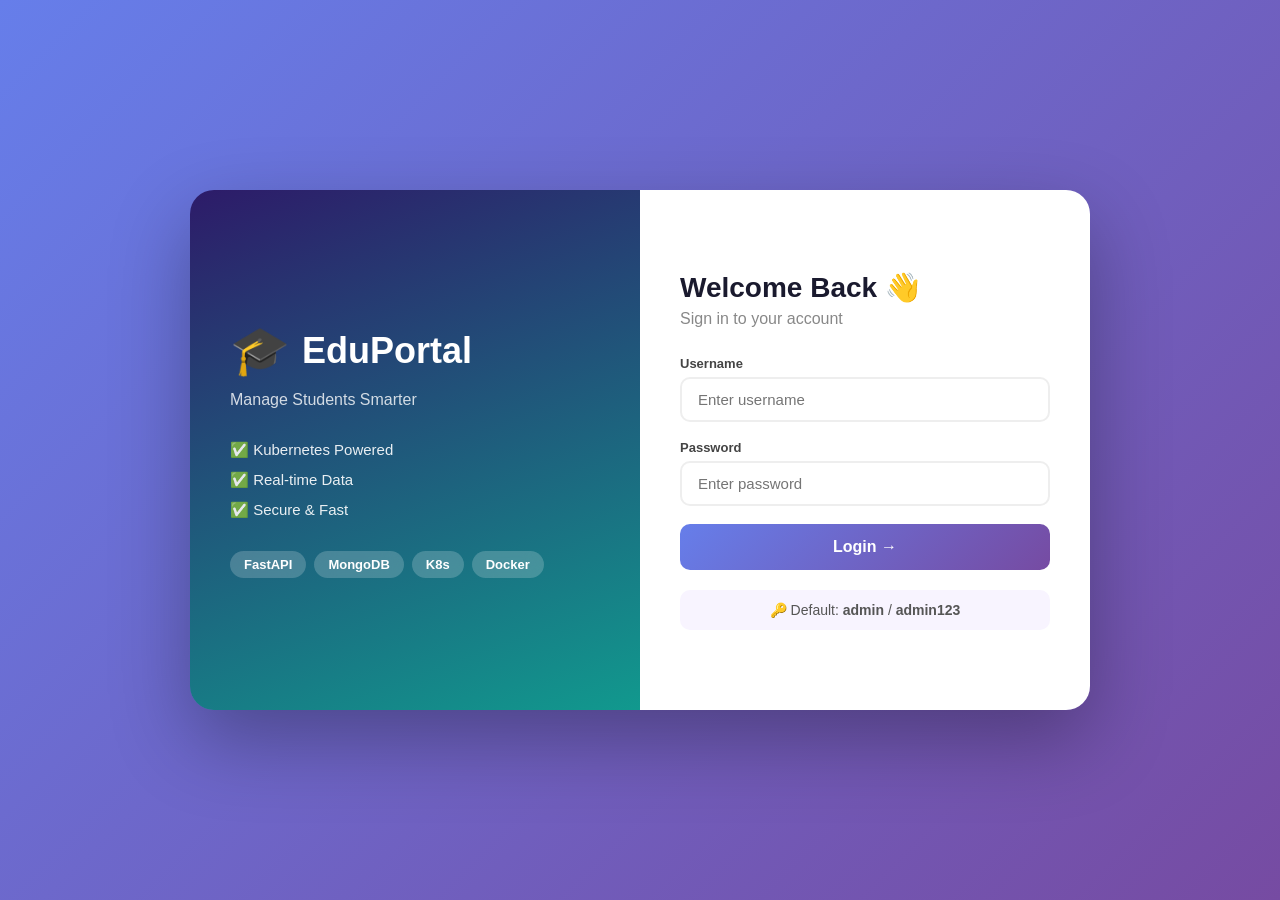
<file: frontend/index.html>
<!DOCTYPE html>
<html lang="en">
<head>
  <meta charset="UTF-8">
  <meta name="viewport" content="width=device-width, initial-scale=1.0">
  <title>EduPortal — Login</title>
  <link rel="stylesheet" href="style.css">
</head>
<body class="login-body">

  <div class="login-wrapper">

    <!-- Left Panel -->
    <div class="login-left">
      <div class="brand">
        <span class="brand-icon">🎓</span>
        <h1>EduPortal</h1>
      </div>
      <p class="tagline">Manage Students Smarter</p>
      <div class="features">
        <div class="feature-item">✅ Kubernetes Powered</div>
        <div class="feature-item">✅ Real-time Data</div>
        <div class="feature-item">✅ Secure & Fast</div>
      </div>
      <div class="tech-badges">
        <span class="badge">FastAPI</span>
        <span class="badge">MongoDB</span>
        <span class="badge">K8s</span>
        <span class="badge">Docker</span>
      </div>
    </div>

    <!-- Right Panel Login Form -->
    <div class="login-right">
      <div class="login-card">
        <h2>Welcome Back 👋</h2>
        <p class="sub">Sign in to your account</p>

        <div id="error-msg" class="error-box hidden"></div>

        <div class="form-group">
          <label>Username</label>
          <input type="text" id="username" placeholder="Enter username" />
        </div>

        <div class="form-group">
          <label>Password</label>
          <input type="password" id="password" placeholder="Enter password" />
        </div>

        <button class="btn-login" onclick="doLogin()">Login →</button>

        <div class="hint-box">
          <p>🔑 Default: <strong>admin</strong> / <strong>admin123</strong></p>
        </div>

      </div>
    </div>

  </div>

  <script src="app.js"></script>
</body>
</html>
</file>
<file: frontend/style.css>
/* ── Reset & Base ─────────────────────── */
* { margin: 0; padding: 0; box-sizing: border-box; }
body { font-family: 'Segoe UI', sans-serif; }

/* ── LOGIN PAGE ───────────────────────── */
.login-body {
  min-height: 100vh;
  background: linear-gradient(135deg, #667eea 0%, #764ba2 100%);
  display: flex; align-items: center; justify-content: center;
}

.login-wrapper {
  display: flex;
  width: 900px; min-height: 520px;
  border-radius: 24px; overflow: hidden;
  box-shadow: 0 30px 80px rgba(0,0,0,0.3);
}

/* Left Panel */
.login-left {
  flex: 1;
  background: linear-gradient(160deg, #2d1b69, #11998e);
  padding: 50px 40px; color: white;
  display: flex; flex-direction: column; justify-content: center;
}
.brand { display: flex; align-items: center; gap: 12px; margin-bottom: 12px; }
.brand-icon { font-size: 48px; }
.brand h1 { font-size: 36px; font-weight: 800; }
.tagline { font-size: 16px; opacity: 0.8; margin-bottom: 32px; }
.features { display: flex; flex-direction: column; gap: 12px; margin-bottom: 32px; }
.feature-item { font-size: 15px; opacity: 0.9; }
.tech-badges { display: flex; flex-wrap: wrap; gap: 8px; }
.badge {
  background: rgba(255,255,255,0.2);
  padding: 6px 14px; border-radius: 20px;
  font-size: 13px; font-weight: 600;
  backdrop-filter: blur(10px);
}

/* Right Panel */
.login-right {
  flex: 1; background: #fff;
  display: flex; align-items: center;
  justify-content: center; padding: 40px;
}
.login-card { width: 100%; }
.login-card h2 { font-size: 28px; color: #1a1a2e; margin-bottom: 6px; }
.login-card .sub { color: #888; margin-bottom: 28px; }

.form-group { margin-bottom: 18px; }
.form-group label {
  display: block; font-size: 13px;
  font-weight: 600; color: #444; margin-bottom: 6px;
}
.form-group input,
.form-group select {
  width: 100%; padding: 12px 16px;
  border: 2px solid #eee; border-radius: 10px;
  font-size: 15px; outline: none; transition: 0.3s;
}
.form-group input:focus,
.form-group select:focus { border-color: #667eea; }

.btn-login {
  width: 100%; padding: 14px;
  background: linear-gradient(135deg, #667eea, #764ba2);
  color: white; border: none; border-radius: 10px;
  font-size: 16px; font-weight: 700;
  cursor: pointer; transition: 0.3s; margin-bottom: 20px;
}
.btn-login:hover {
  transform: translateY(-2px);
  box-shadow: 0 8px 20px rgba(102,126,234,0.4);
}

.hint-box {
  background: #f8f4ff; border-radius: 10px;
  padding: 12px 16px; text-align: center;
  font-size: 14px; color: #555;
}
.error-box {
  background: #fff0f0; border: 1px solid #ffcdd2;
  color: #c62828; padding: 10px 14px;
  border-radius: 8px; margin-bottom: 16px; font-size: 14px;
}

/* ── DASHBOARD ────────────────────────── */
.dash-body { background: #f0f2f8; min-height: 100vh; }

.navbar {
  background: linear-gradient(135deg, #667eea, #764ba2);
  padding: 0 32px; height: 64px;
  display: flex; align-items: center; justify-content: space-between;
  box-shadow: 0 4px 20px rgba(102,126,234,0.4);
}
.nav-brand { color: white; font-size: 22px; font-weight: 800; }
.nav-right { display: flex; align-items: center; gap: 16px; }
.nav-user { color: rgba(255,255,255,0.9); font-size: 14px; }
.btn-logout {
  background: rgba(255,255,255,0.2); color: white;
  border: 1px solid rgba(255,255,255,0.4);
  padding: 8px 18px; border-radius: 8px;
  cursor: pointer; font-size: 14px; font-weight: 600; transition: 0.3s;
}
.btn-logout:hover { background: rgba(255,255,255,0.35); }

.dash-container {
  max-width: 1200px; margin: 0 auto; padding: 32px 20px;
}

/* Stats */
.stats-grid {
  display: grid; grid-template-columns: repeat(4, 1fr);
  gap: 20px; margin-bottom: 28px;
}
.stat-card {
  border-radius: 16px; padding: 24px;
  display: flex; align-items: center; gap: 16px;
  color: white; box-shadow: 0 8px 24px rgba(0,0,0,0.12); transition: 0.3s;
}
.stat-card:hover { transform: translateY(-4px); }
.stat-icon { font-size: 40px; }
.stat-info h3 { font-size: 28px; font-weight: 800; }
.stat-info p { font-size: 13px; opacity: 0.9; }
.card-blue   { background: linear-gradient(135deg, #667eea, #764ba2); }
.card-purple { background: linear-gradient(135deg, #f093fb, #f5576c); }
.card-green  { background: linear-gradient(135deg, #4facfe, #00f2fe); }
.card-orange { background: linear-gradient(135deg, #43e97b, #38f9d7); }

/* Main Grid */
.main-grid {
  display: grid; grid-template-columns: 380px 1fr; gap: 24px;
}
.card {
  background: white; border-radius: 16px;
  padding: 28px; box-shadow: 0 4px 20px rgba(0,0,0,0.08);
}
.card h3 { font-size: 18px; color: #1a1a2e; margin-bottom: 20px; }

/* Add Form */
.btn-add {
  width: 100%; padding: 13px;
  background: linear-gradient(135deg, #667eea, #764ba2);
  color: white; border: none; border-radius: 10px;
  font-size: 15px; font-weight: 700; cursor: pointer; transition: 0.3s;
}
.btn-add:hover {
  transform: translateY(-2px);
  box-shadow: 0 6px 18px rgba(102,126,234,0.4);
}

/* Table */
.table-header {
  display: flex; justify-content: space-between;
  align-items: center; margin-bottom: 20px;
}
.table-header h3 { margin-bottom: 0; }
.btn-refresh {
  background: #f0f2f8; border: none;
  padding: 8px 16px; border-radius: 8px;
  cursor: pointer; font-size: 14px; font-weight: 600; transition: 0.3s;
}
.btn-refresh:hover { background: #e0e4f8; }

.table-wrapper { overflow-x: auto; }
table { width: 100%; border-collapse: collapse; }
thead tr { background: linear-gradient(135deg, #667eea, #764ba2); }
thead th { color: white; padding: 12px 16px; text-align: left; font-size: 13px; }
tbody tr { border-bottom: 1px solid #f0f2f8; transition: 0.2s; }
tbody tr:hover { background: #f8f9ff; }
tbody td { padding: 12px 16px; font-size: 14px; color: #444; }

.btn-delete {
  background: #fff0f0; color: #e53935;
  border: 1px solid #ffcdd2; padding: 6px 14px;
  border-radius: 6px; cursor: pointer;
  font-size: 13px; font-weight: 600; transition: 0.3s;
}
.btn-delete:hover { background: #e53935; color: white; }

.loading-row { text-align: center; color: #999; padding: 40px !important; }
.no-data { text-align: center; color: #bbb; padding: 40px !important; }

/* Messages */
.success-msg {
  background: #e8f5e9; border: 1px solid #a5d6a7;
  color: #2e7d32; padding: 10px 14px;
  border-radius: 8px; margin-bottom: 14px; font-size: 14px;
}
.error-msg {
  background: #fff0f0; border: 1px solid #ffcdd2;
  color: #c62828; padding: 10px 14px;
  border-radius: 8px; margin-bottom: 14px; font-size: 14px;
}

/* Utility */
.hidden { display: none !important; }
</file>
